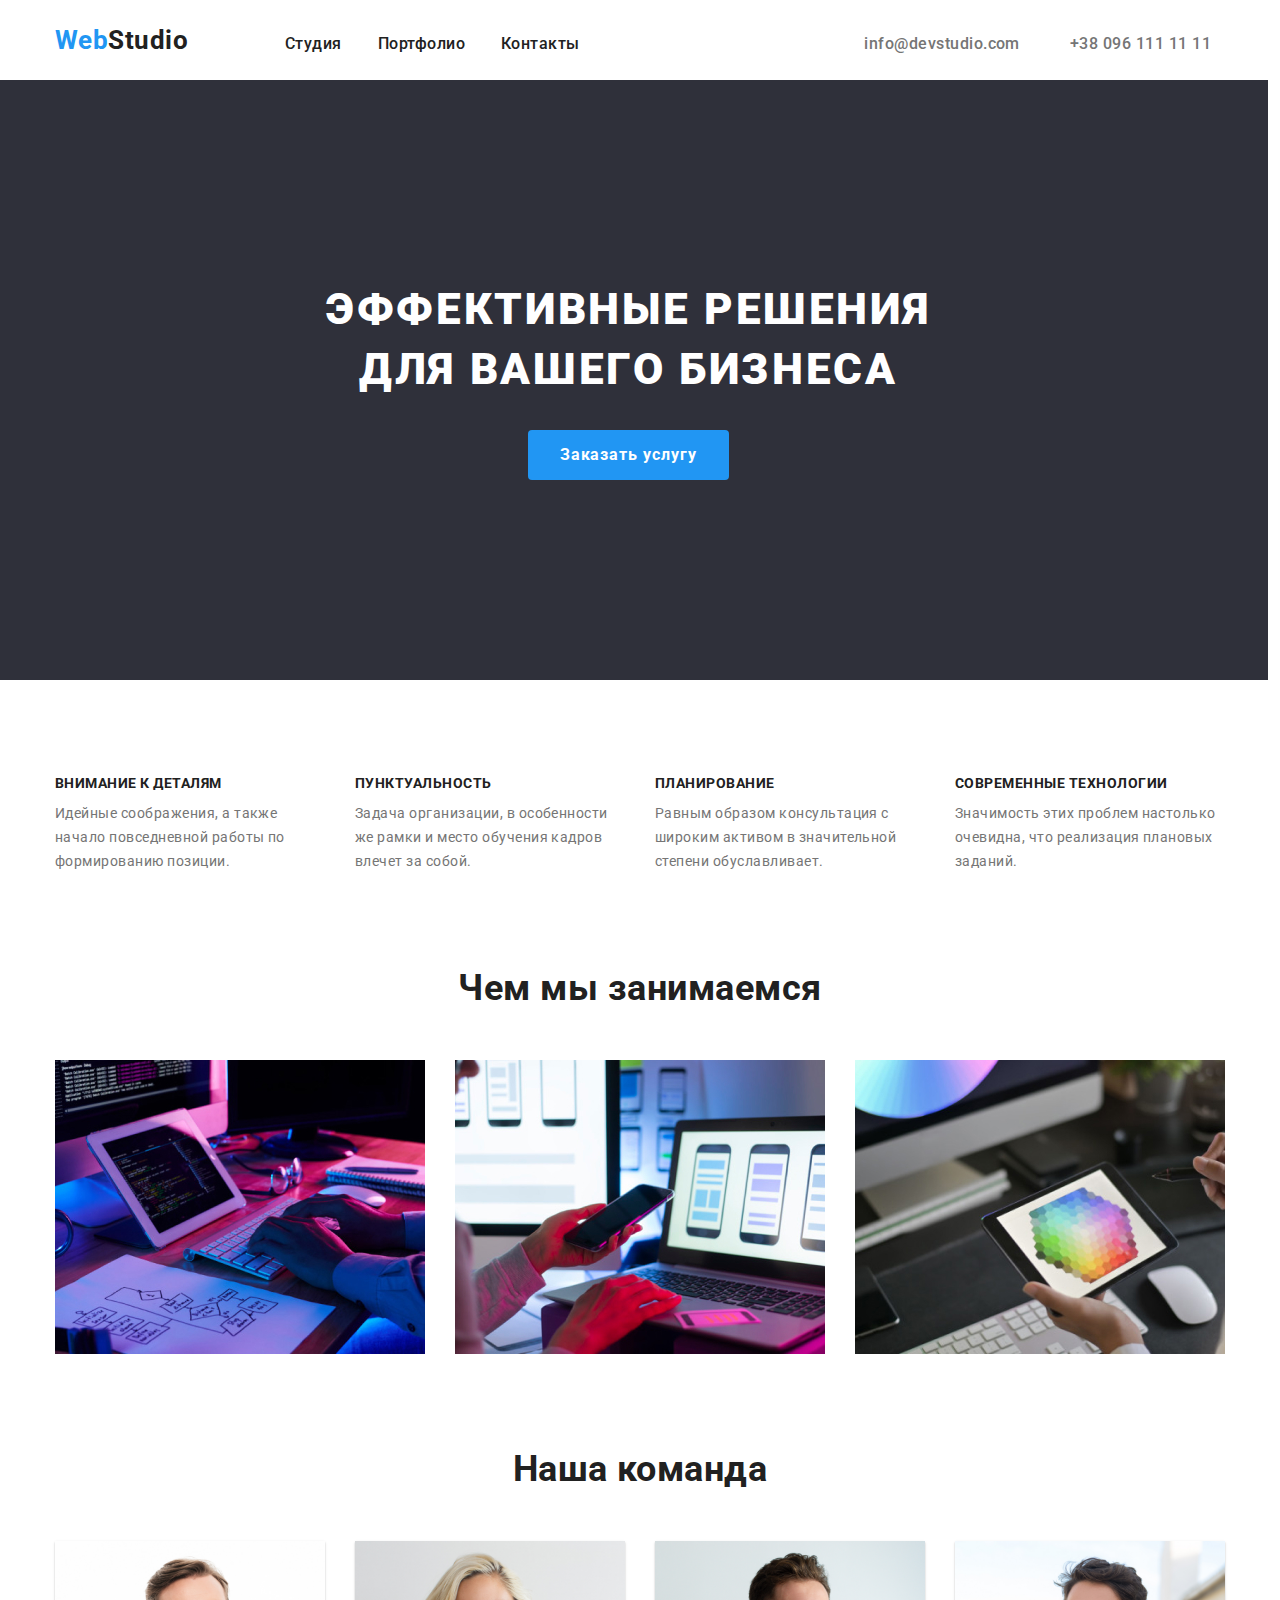
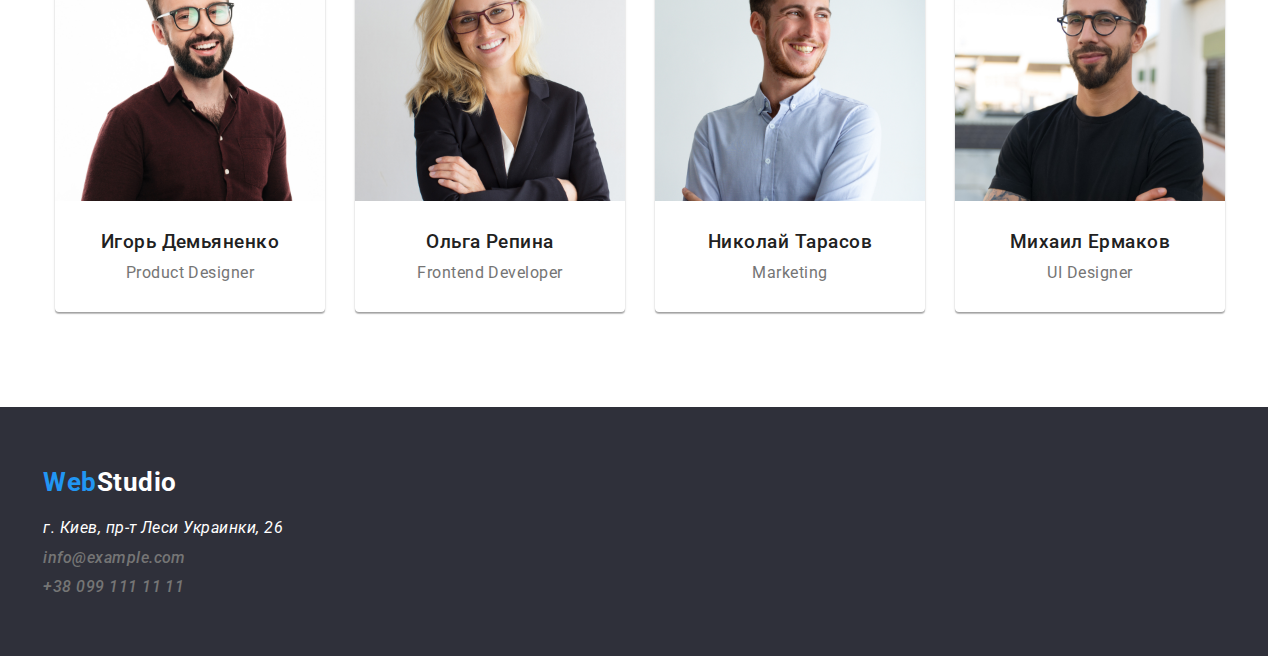
<file: index.html>
<!DOCTYPE html>
<html lang="en">
  <head>
    <meta charset="UTF-8" />
    <meta http-equiv="X-UA-Compatible" content="IE=edge" />
    <meta name="viewport" content="width=device-width, initial-scale=1.0" />
    <title>Document</title>
    <link rel="preconnect" href="https://fonts.gstatic.com" />
    <link
      href="https://fonts.googleapis.com/css2?family=Raleway:wght@700&family=Roboto:wght@400;500;700;900&display=swap"
      rel="stylesheet"
    />
    <link
      rel="stylesheet"
      href="https://cdnjs.cloudflare.com/ajax/libs/modern-normalize/1.0.0/modern-normalize.min.css"
    />
    <link rel="stylesheet" href="css/styles.css" />
  </head>
  <body>
    <div class="container">
      <!-- Шапка -->
      <header>
        <nav class="navigation">
          <a class="link logo" href="index.html">
            <span class="logo-highlight">Web</span>Studio
          </a>
          <ul class="menu-nav list">
            <li class="item"><a class="link" href="index.html">Студия</a></li>
            <li class="item">
              <a class="link" href="portfolio.html">Портфолио</a>
            </li>
            <li class="item"><a class="link" href="#">Контакты</a></li>
          </ul>
          <div class="contacts">
            <a class="link" href="mailto:">info@devstudio.com</a>
            <a class="link" href="tel:+380961111111">+38 096 111 11 11</a>
          </div>
        </nav>
      </header>
      <!-- Main -->
      <main>
        <section class="hero flex-container container flex-c">
          <h1 class="page-title">Эффективные решения для вашего бизнеса</h1>
          <button type="button" class="button">Заказать услугу</button>
        </section>
        <!-- Features -->
        <section class="features">
          <ul class="list">
            <li>
              <h3 class="page-title-item">Внимание к деталям</h3>
              <p>
                Идейные соображения, а также начало повседневной работы по
                формированию позиции.
              </p>
            </li>
          </ul>
          <ul class="list">
            <li>
              <h3 class="page-title-item">Пунктуальность</h3>
              <p>
                Задача организации, в особенности же рамки и место обучения
                кадров влечет за собой.
              </p>
            </li>
          </ul>
          <ul class="list">
            <li>
              <h3 class="page-title-item">Планирование</h3>
              <p>
                Равным образом консультация с широким активом в значительной
                степени обуславливает.
              </p>
            </li>
          </ul>
          <ul class="list">
            <li>
              <h3 class="page-title-item">Современные технологии</h3>
              <p>
                Значимость этих проблем настолько очевидна, что реализация
                плановых заданий.
              </p>
            </li>
          </ul>
        </section>
        <section class="works">
          <h2 class="section-title">Чем мы занимаемся</h2>
          <ul class="list image-grid">
            <li><img src="./images/features1.jpg" alt="Проектирование" /></li>
            <li><img src="./images/features2.jpg" alt="Дизайн" /></li>
            <li><img src="./images/features3.jpg" alt="Редакция" /></li>
          </ul>
        </section>

        <section class="our-team">
          <h2 class="section-title">Наша команда</h2>
          <div class="flex-container">
            <ul class="list team-card">
              <li><img src="./images/photo1.jpg" alt="Игорь Демьяненко" /></li>
              <li><h3 class="person">Игорь Демьяненко</h3></li>
              <li><p class="team-item">Product Designer</p></li>
            </ul>
            <ul class="list team-card">
              <li>
                <img src="./images/photo2.jpg" alt="Ольга Репина" width="270" />
              </li>
              <li><h3 class="person">Ольга Репина</h3></li>
              <li><p class="team-item">Frontend Developer</p></li>
            </ul>
            <ul class="list team-card">
              <li>
                <img src="./images/photo3.jpg" alt="Николай Тарасов" />
              </li>
              <li><h3 class="person">Николай Тарасов</h3></li>
              <li><p class="team-item">Marketing</p></li>
            </ul>
            <ul class="list team-card">
              <li><img src="./images/photo4.jpg" alt="" width="270" /></li>
              <li><h3 class="person">Михаил Ермаков</h3></li>
              <li><p class="team-item">UI Designer</p></li>
            </ul>
          </div>
        </section>
      </main>
      <!-- Подвал -->
      <footer>
        <div class="container">
          <a class="link logo" href="index.html">
            <span class="logo-highlight">Web</span>Studio
          </a>
          <address>
            <p class="contacts-item">г. Киев, пр-т Леси Украинки, 26</p>
            <ul class="list">
              <li class="contacts-item">
                <a class="link" href="mailto:info@example.com"
                  >info@example.com</a
                >
              </li>
              <li class="contacts-item">
                <a class="link" href="tel:+380991111111">+38 099 111 11 11</a>
              </li>
            </ul>
          </address>
        </div>
      </footer>
    </div>
  </body>
</html>
</file>
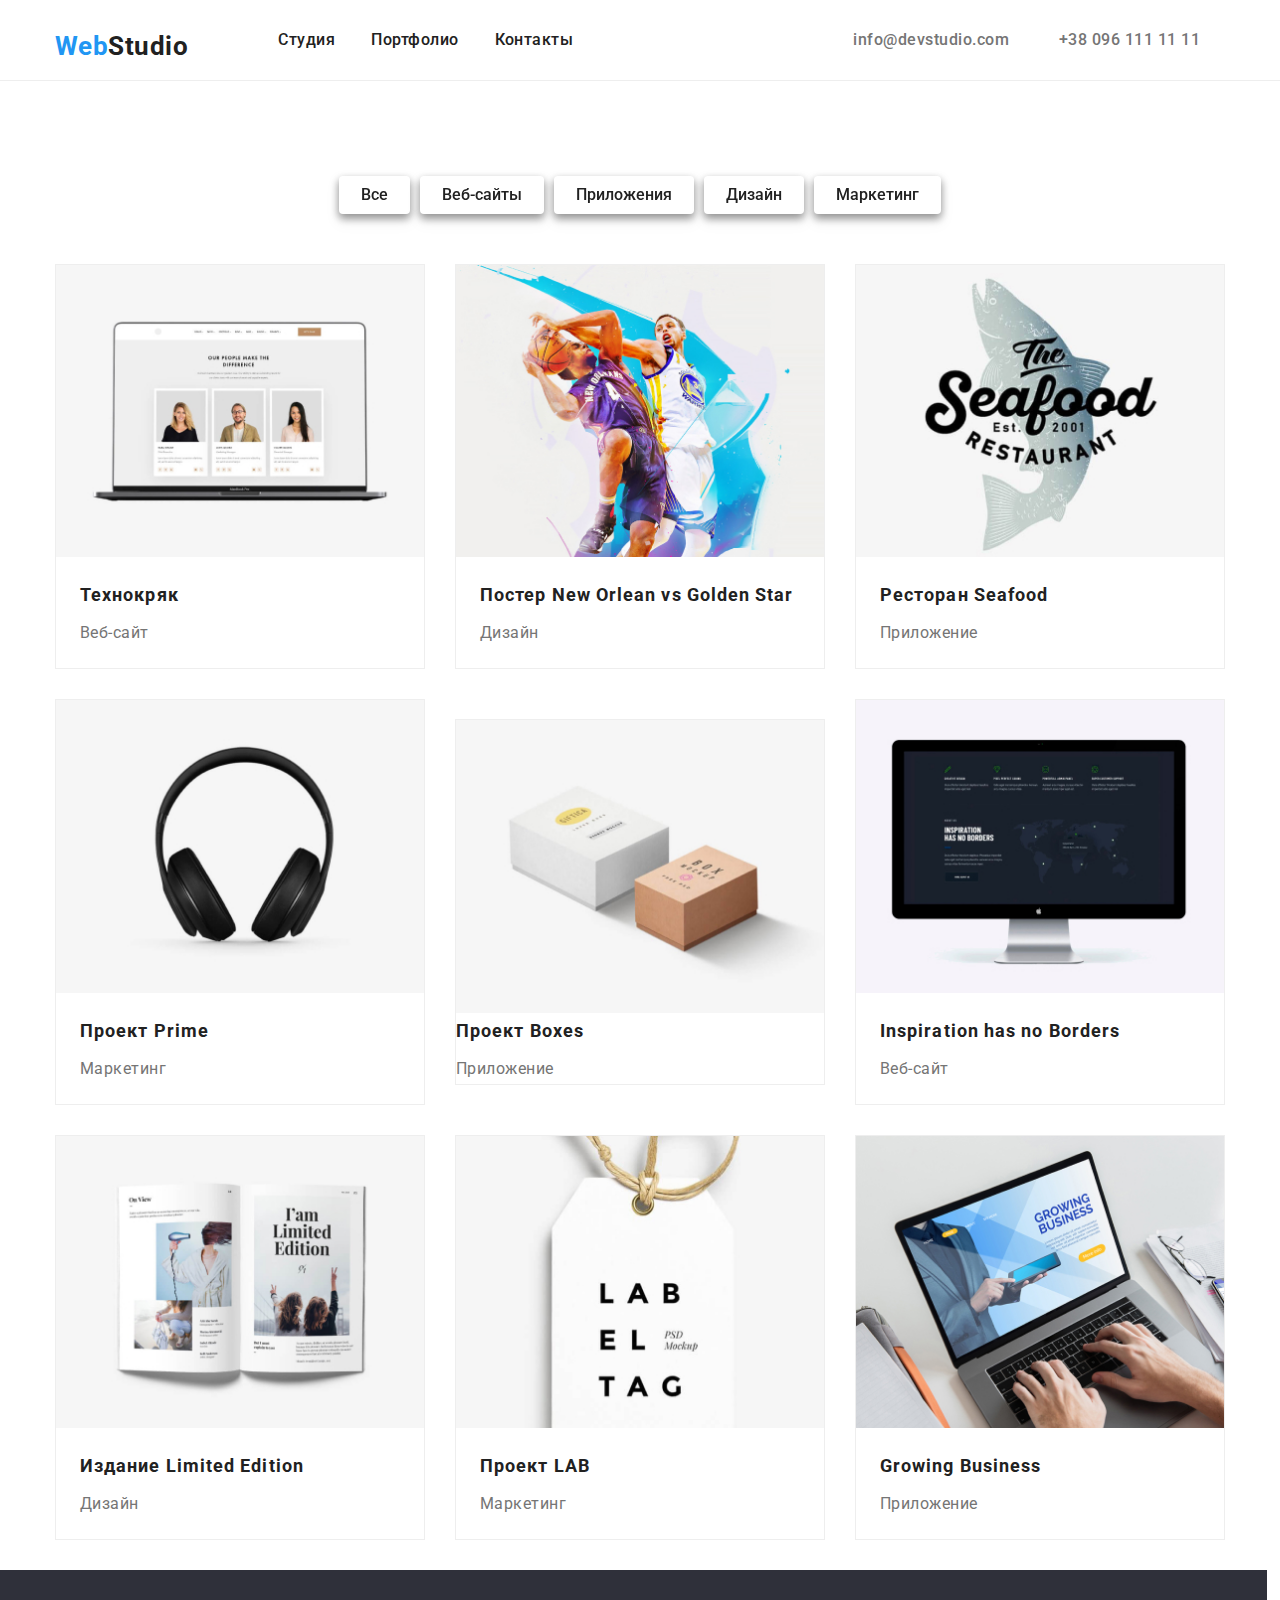
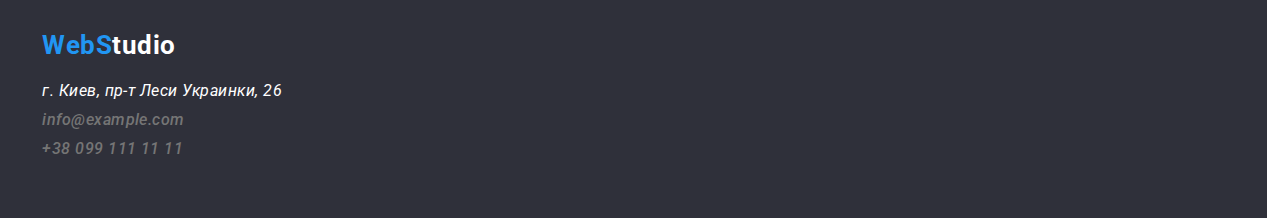
<file: portfolio.html>
<!DOCTYPE html>
<html lang="en">
  <head>
    <meta charset="UTF-8" />
    <meta http-equiv="X-UA-Compatible" content="IE=edge" />
    <meta name="viewport" content="width=device-width, initial-scale=1.0" />
    <meta name="description" content="This site for home tasks" />
    <title>Portfolio</title>
    <link rel="preconnect" href="https://fonts.gstatic.com" />
    <link
      href="https://fonts.googleapis.com/css2?family=Raleway:wght@700&family=Roboto:wght@400;500;700;900&display=swap"
      rel="stylesheet"
    />
    <link
      rel="stylesheet"
      href="https://cdnjs.cloudflare.com/ajax/libs/modern-normalize/1.0.0/modern-normalize.min.css"
    />
    <link rel="stylesheet" href="css/styles.css" />
  </head>
  <body>
    <!-- Шапка -->
    <header class="h-line">
      <div class="container">
        <nav class="main-navigation">
          <h1 class="navigation">
            <a class="link logo" href="index.html">
              <span class="logo-highlight">Web</span>Studio</a
            >
          </h1>

          <ul class="menu-nav list">
            <li class="item"><a class="link" href="index.html">Студия</a></li>
            <li class="item">
              <a class="link" href="portfolio.html">Портфолио</a>
            </li>
            <li class="item"><a class="link" href="">Контакты</a></li>
          </ul>
          <div class="contacts">
            <a class="link" href="mailto:">info@devstudio.com</a>
            <a class="link" href="tel:+380961111111">+38 096 111 11 11</a>
          </div>
        </nav>
      </div>
    </header>
    <main>
      <section class="button-item">
        <ul class="site-nav list">
          <li class="site-nav-item">
            <button type="button" class="filter-btn">Все</button>
          </li>
          <li class="site-nav-item">
            <button type="button" class="filter-btn">Веб-сайты</button>
          </li>
          <li class="site-nav-item">
            <button type="button" class="filter-btn">Приложения</button>
          </li>
          <li class="site-nav-item">
            <button type="button" class="filter-btn">Дизайн</button>
          </li>
          <li class="site-nav-item">
            <button type="button" class="filter-btn">Маркетинг</button>
          </li>
        </ul>
      </section>
      <section>
        <div class="container">
          <h2 class="portfolio-title">Портфолио</h2>
          <ul class="list grid flex-c">
            <li class="grid-item">
              <img src="./images/example1.jpg" alt="Сотрудники" />
              <div class="card-info">
                <h3 class="portfolio grid-item-title">Технокряк</h3>
                <p class="grid-item-text">Веб-сайт</p>
              </div>
            </li>
            <li class="grid-item">
              <img src="./images/example2.jpg" alt="Дизайн" />
              <div class="card-info">
                <h3 class="portfolio grid-item-title">
                  Постер New Orlean vs Golden Star
                </h3>
                <p class="grid-item-text">Дизайн</p>
              </div>
            </li>
            <li class="grid-item">
              <img src="./images/example3.jpg" alt="Приложение" />
              <div class="card-info">
                <h3 class="portfolio grid-item-title">Ресторан Seafood</h3>
                <p class="grid-item-text">Приложение</p>
              </div>
            </li>
            <li class="grid-item">
              <img src="./images/example4.jpg" alt="Маркетин" />
              <div class="card-info">
                <h3 class="portfolio grid-item-title">Проект Prime</h3>
                <p class="grid-item-text">Маркетинг</p>
              </div>
            </li>
            <li class="grid-item">
              <img src="./images/example5.jpg" alt="Приложение" />
              <h3 class="portfolio grid-item-title">Проект Boxes</h3>
              <p class="grid-item-text">Приложение</p>
            </li>
            <li class="grid-item">
              <img src="./images/example6.jpg" alt="Веб-сайт" />
              <div class="card-info">
                <h3 class="portfolio grid-item-title">
                  Inspiration has no Borders
                </h3>
                <p class="grid-item-text">Веб-сайт</p>
              </div>
            </li>
            <li class="grid-item">
              <img src="./images/example7.jpg" alt="Дизайн" />
              <div class="card-info">
                <h3 class="portfolio grid-item-title">
                  Издание Limited Edition
                </h3>
                <p class="grid-item-text">Дизайн</p>
              </div>
            </li>
            <li class="grid-item">
              <img src="./images/example8.jpg" alt="Маркетинг" />
              <div class="card-info">
                <h3 class="portfolio grid-item-title">Проект LAB</h3>
                <p class="grid-item-text">Маркетинг</p>
              </div>
            </li>
            <li class="grid-item">
              <img src="./images/example9.jpg" alt="Приложение" />
              <div class="card-info">
                <h3 class="portfolio grid-item-title">Growing Business</h3>
                <p class="grid-item-text">Приложение</p>
              </div>
            </li>
          </ul>
        </div>
      </section>
    </main>
    <!-- Подвал -->
    <footer>
      <div class="container">
        <a class="link logo" href="index.html">
          <span class="logo-highlight">WebS</span>tudio</a
        >
        <address>
          <p class="contacts-item">г. Киев, пр-т Леси Украинки, 26</p>
          <ul class="list">
            <li class="contacts-item">
              <a class="link" href="mailto:info@example.com"
                >info@example.com</a
              >
            </li>
            <li class="contacts-item">
              <a class="link" href="tel:+380991111111">+38 099 111 11 11</a>
            </li>
          </ul>
        </address>
      </div>
    </footer>
  </body>
</html>
</file>
<file: css/styles.css>
/* Custom CSS variables */

:root {
    --main-font-family: "Roboto", sans-serif;
    --main-bg-color: #fff;
    --main-text-color: #212121;
    --secondary-color: #757575;
    --accent-color: #2196F3;
    --dark-bg-color: #2F303A;
    --base-size: 16px;
    --soft-box-shadow: drop-shadow(0px 4px 4px rgba(0, 0, 0, 0.25));
    --small-circled: 4px;
}

html {
    box-sizing: border-box;
}

*, *::after, *::before {
    box-sizing: inherit;
}

h1, h2, h3, h4, h5, h6, p {
    margin-top: 0;
    margin-bottom: 0;
}

/* Main styles */

body {
    font-size: var(--base-size);
    font-family: var(--main-font-family);
    letter-spacing: 0.03em;
    line-height: 1.2;
    color: var(--main-text-color);
}

img {
    display: block;
    width: 100%;
    height: auto;
}

footer {
    padding: 60px 0;
    background-color: var( --dark-bg-color);
    width: 100vw;
    position: relative;
    left: 49%;
    margin-left: -50vw;
}

address {
    margin-top: 20px;
}

.container {
    width: 1200px;
    margin: 0 auto;
    padding: 0 15px;
}

.navigation {
    height: 80px;
    padding: 25px 0;
}

.main-navigation {
    display: flex;
    align-items: center;
}

.flex-container {
    display: flex;
    justify-content: space-between;
}

.contacts {
    display: inline-flex;
    margin-left: 280px;
}

.contacts .link {
    color: var(--secondary-color);
}

.contacts .link:not(:last-child) {
    margin-right: 50px;
}

.menu-nav {
    width: 295px;
    display: inline-flex;
    justify-content: space-between;
}

.item .link {
    list-style: none;
    text-decoration: none;
    display: block;
}

.flex-c {
    justify-content: center;
    align-items: center;
}

.hero {
    width: 100vw;
    position: relative;
    left: 49%;
    margin-left: -50vw;
    text-align: center;
    height: 600px;
    background-color: var(--dark-bg-color);
    flex-direction: column;
}

.features {
    display: flex;
    justify-content: space-between;
    padding: 95px 0;
}

.features .list {
    width: 270px;
}

.features p {
    font-size: 14px;
    line-height: 24px;
    letter-spacing: 3%;
    color: var(--secondary-color);
}

.image-grid {
    display: flex;
    justify-content: space-between;
}

.link {
    text-decoration: none;
    color: inherit;
    font-weight: 500;
}

.link:hover, .link:focus {
    color: var(--accent-color);
}

.list {
    list-style: none;
    padding-left: 0;
    margin: 0;
}

.button {
    font-weight: 700;
    font-size: var(--base-size);
    line-height: 1.87;
    letter-spacing: .06em;
    color: var(--main-text-color);
    background-color: var(--main-bg-color);
    border: none;
    cursor: pointer;
    border-radius: var(--small-circled);
    padding: 10px 32px;
    background-color: #2196f3;
    color: var(--main-bg-color);
}

.button:active {
    outline: none;
    transform: translateY(2px);
}

.button:focus {
    outline: none;
}

.button-item {
    display: flex;
    justify-content: center;
    margin-left: auto;
    margin-right: auto;
    padding-bottom: 50px;
}

.site-nav {
    display: inline-flex;
}

.site-nav .button {
    display: block;
}

.site-nav-item:not(:last-child) {
    margin-right: 10px;
    background-repeat: 4px;
}

.site-nav-item {
    filter: var(--soft-box-shadow);
}

.filter-btn {
    font-size: var(--base-size);
    font-weight: 500;
    line-height: 1.62;
    color: var(--main-text-color);
    padding: 6px 22px;
    background-color: var(--main-bg-color);
    border: none;
    cursor: pointer;
    display: inline-flex;
    border-radius: var(--small-circled);
    filter: var(--soft-box-shadow);
}

.filter-btn:active {
    outline: none;
    transform: translateY(2px);
}

.filter-btn:focus {
    outline: none;
}

.filter-btn:hover {
    background-color: #2196f3;
    color: var(--main-bg-color);
}

.page-title {
    font-size: 44px;
    font-weight: 900;
    line-height: 1.36;
    color: var(--main-bg-color);
    display: block;
    width: 700px;
    letter-spacing: 0.06em;
    text-transform: uppercase;
    margin-bottom: 30px;
    margin: 0 auto 30px;
}

.page-title-item {
    font-weight: 700;
    font-size: 14px;
    line-height: 1.142;
    text-transform: uppercase;
    color: var( --main-text-color);
    margin-bottom: 10px;
}

.section-title {
    font-weight: 700;
    font-size: 36px;
    line-height: 1.166;
    text-align: center;
    color: var( --main-text-color);
    margin-bottom: 50px;
}

.works {
    padding-bottom: 95px;
}

.page-title-description {
    font-weight: 400;
    font-size: 14px;
    line-height: 1.71;
    color: var( --secondary-color);
}

.team-card {
    font-size: 16px;
    font-weight: 500;
    line-height: 1.2;
    text-align: center;
    color: var( --main-text-color);
    width: 270px;
    box-shadow: 0px 1px 3px rgba(0, 0, 0, 0.12), 0px 1px 1px rgba(0, 0, 0, 0.14), 0px 2px 1px rgba(0, 0, 0, 0.2);
    border-radius: 0px 0px 4px 4px;
}

.person {
    font-weight: 500;
    line-height: 1.2;
    letter-spacing: 3%;
    text-align: center;
    padding-top: 30px;
    padding-bottom: 10px;
}

.team-item {
    font-weight: 400;
    font-size: 16px;
    line-height: 19px;
    text-align: center;
    color: var(--secondary-color);
    padding-bottom: 30px;
}

.our-team {
    padding-bottom: 95px;
}

.contacts-item:not(:last-child) {
    padding-bottom: 10px;
    color: var(--main-bg-color);
}

.contacts-item .link {
    color: var(--secondary-color);
}

.contacts-item .link:hover {
    color: var(--accent-color);
}

footer .logo {
    color: var(--main-bg-color);
}

.logo {
    font-weight: 700;
    font-size: 26px;
    line-height: 1.192;
    color: var(--main-text-color);
    margin-right: 90px;
}

.logo-highlight {
    color: var(--accent-color);
}

.portfolio {
    font-size: 18px;
    font-weight: 700;
    line-height: 2;
    letter-spacing: .06em;
    color: var(--main-text-color);
}

.portfolio-item {
    font-weight: 400;
    font-size: 16px;
    line-height: 1.87;
    color: var(--secondary-color);
}

.portfolio-example {
    display: flex;
}

.h-line {
    border-bottom: 1px solid #eee;
    margin-bottom: 95px;
}

.portfolio-title {
    display: none;
}

.grid {
    display: flex;
    flex-wrap: wrap;
}

.grid-item {
    width: 370px;
    margin-right: 30px;
    margin-bottom: 30px;
    border: 1px solid #eee;
}

.grid-item:nth-child(3n) {
    margin-right: 0;
}

.grid-item-title {
    font-weight: bold;
    font-size: 18px;
    line-height: 2;
    letter-spacing: .06em;
    color: var(--main-text-color);
    margin-bottom: 5px;
}

.grid-item-text {
    font-size: 16px;
    line-height: 1.87;
    letter-spacing: 0.03em;
    color: var(--secondary-color);
}

.card-info {
    padding: 20px 24px;
}

.visually-hidden {
    position: absolute !important;
    clip: rect(1px 1px 1px 1px);
    clip: rect(1px, 1px, 1px, 1px);
    padding: 0 !important;
    border: 0 !important;
    height: 1px !important;
    width: 1px !important;
    overflow: hidden;
}
</file>
